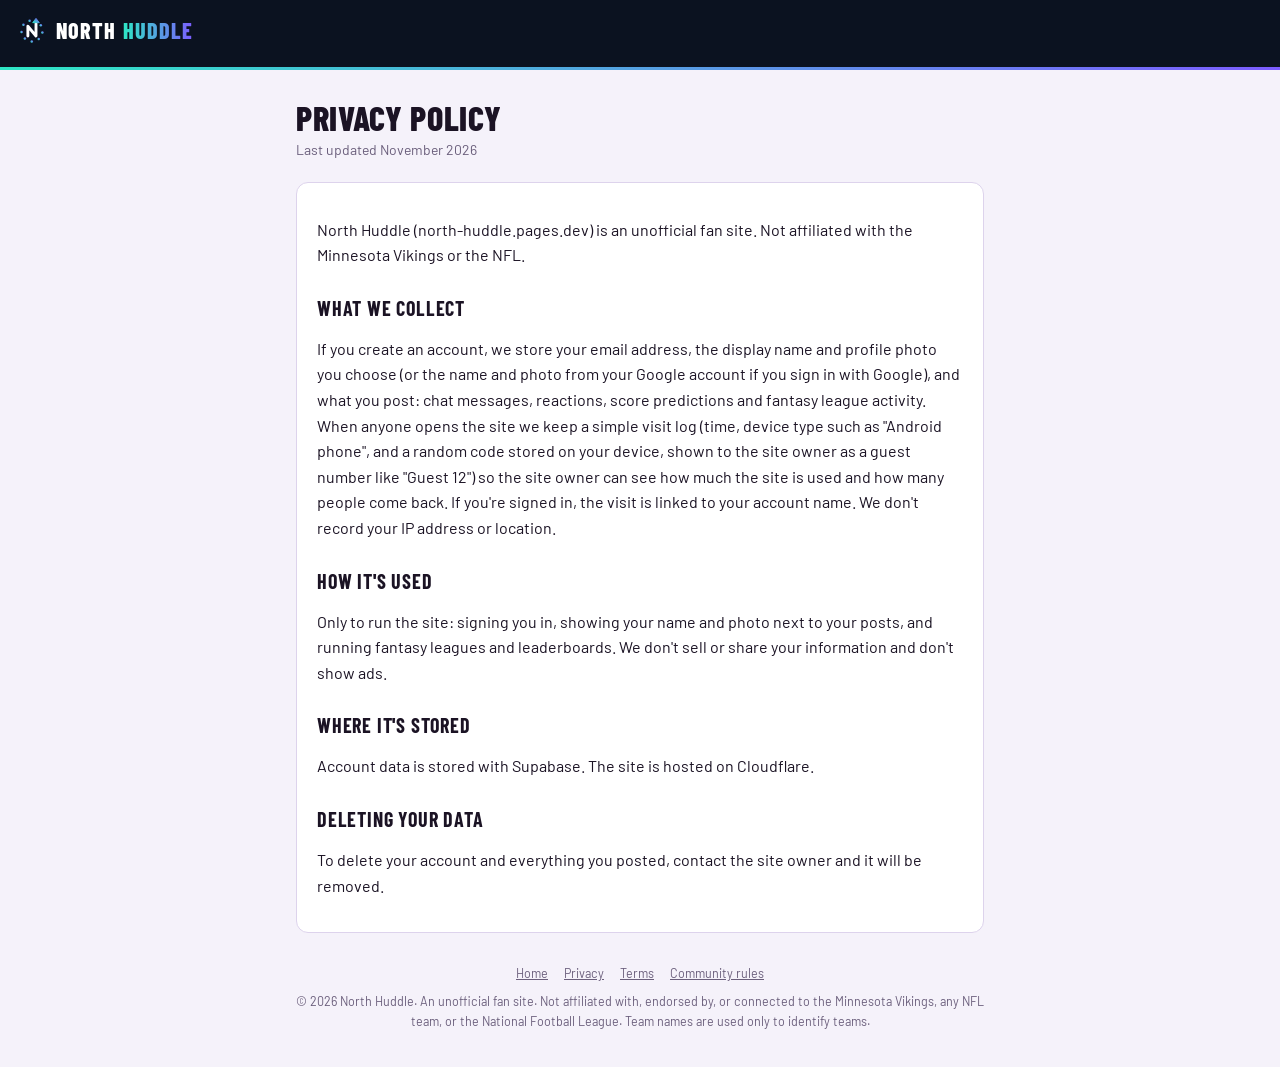
<file: privacy.html>
<!doctype html>
<html lang="en"><head><meta charset="utf-8"><meta name="viewport" content="width=device-width,initial-scale=1">
<title>Privacy · North Huddle</title><meta name="description" content="How North Huddle handles your information.">
<style>
:root{--bg:#F5F2FA;--surface:#fff;--fg:#1B1324;--muted:#6B5F7C;--line:#DDD3EC;--purple:#4F2683;--gold:#FFC62F;--link:#4F2683}
@media (prefers-color-scheme:dark){:root{--bg:#110C18;--surface:#1C1527;--fg:#F1ECF8;--muted:#A99BBE;--line:#352a47;--link:#C9B3F2}}
*{box-sizing:border-box}body{margin:0;background:var(--bg);color:var(--fg);font:16px/1.6 "Barlow",system-ui,-apple-system,"Segoe UI",sans-serif;-webkit-font-smoothing:antialiased}
.top{background:#0B1220;border-bottom:3px solid transparent;border-image:linear-gradient(90deg,#2EE6C5,#7C5CFF) 1;padding:14px 16px}.top a{display:inline-flex;align-items:center;gap:8px;color:#fff;text-decoration:none;font:800 22px/1 "Barlow Condensed","Arial Narrow",sans-serif;letter-spacing:.04em;text-transform:uppercase}
.top a span{background:linear-gradient(90deg,#2EE6C5,#7C5CFF);-webkit-background-clip:text;background-clip:text;color:transparent}.top svg{width:32px;height:32px}
main{max-width:720px;margin:0 auto;padding:24px 16px 8px}
h1{font:800 34px/1.05 "Barlow Condensed","Arial Narrow",sans-serif;letter-spacing:.02em;text-transform:uppercase;margin:6px 0 4px}
.sub{color:var(--muted);margin:0 0 20px;font-size:14px}
h2{font:700 20px/1.2 "Barlow Condensed","Arial Narrow",sans-serif;letter-spacing:.04em;text-transform:uppercase;margin:28px 0 6px}
.card{background:var(--surface);border:1px solid var(--line);border-radius:12px;padding:18px 20px}
a{color:var(--link)}ul{padding-left:20px}li{margin:4px 0}
.btn{display:inline-block;background:linear-gradient(90deg,#2EE6C5,#7C5CFF);color:#0B1220;text-decoration:none;font:700 17px "Barlow Condensed",sans-serif;letter-spacing:.04em;text-transform:uppercase;padding:10px 18px;border-radius:10px;margin-top:8px}
footer{max-width:720px;margin:0 auto;padding:22px 16px 36px;color:var(--muted);font-size:12.5px;text-align:center}
footer nav{display:flex;gap:16px;justify-content:center;flex-wrap:wrap;margin-bottom:8px}footer nav a{color:var(--muted)}
</style>
<link rel="preconnect" href="https://fonts.googleapis.com"><link href="https://fonts.googleapis.com/css2?family=Barlow+Condensed:wght@700;800&family=Barlow:wght@400;600&display=swap" rel="stylesheet">
<link rel="icon" href="/icon.svg" type="image/svg+xml"><meta name="theme-color" content="#0B1220"></head>
<body><header class="top"><a href="/"><svg viewBox="0 0 512 512" aria-hidden="true"><defs><linearGradient id="nhg" x1="0" y1="1" x2="1" y2="0"><stop offset="0" stop-color="#2EE6C5"/><stop offset="1" stop-color="#7C5CFF"/></linearGradient></defs><circle cx="396.9" cy="178.5" r="20" fill="url(#nhg)"/><circle cx="422.2" cy="294.6" r="20" fill="url(#nhg)"/><circle cx="364.3" cy="398.4" r="20" fill="url(#nhg)"/><circle cx="252.2" cy="438.0" r="20" fill="url(#nhg)"/><circle cx="142.0" cy="393.4" r="20" fill="url(#nhg)"/><circle cx="88.9" cy="287.1" r="20" fill="url(#nhg)"/><circle cx="119.4" cy="172.3" r="20" fill="url(#nhg)"/><circle cx="218.2" cy="106.3" r="20" fill="url(#nhg)"/><path d="M190 352V196l130 156V150" fill="none" stroke="#fff" stroke-width="46" stroke-linejoin="round" stroke-linecap="round"/><path d="M320 70l-52 68h104z" fill="url(#nhg)" stroke="url(#nhg)" stroke-width="16" stroke-linejoin="round"/></svg>North <span>Huddle</span></a></header><main><h1>Privacy policy</h1><p class="sub">Last updated November 2026</p><div class="card">
<p>North Huddle (north-huddle.pages.dev) is an unofficial fan site. Not affiliated with the Minnesota Vikings or the NFL.</p>
<h2>What we collect</h2>
<p>If you create an account, we store your email address, the display name and profile photo you choose (or the name and photo from your Google account if you sign in with Google), and what you post: chat messages, reactions, score predictions and fantasy league activity. When anyone opens the site we keep a simple visit log (time, device type such as "Android phone", and a random code stored on your device, shown to the site owner as a guest number like "Guest 12") so the site owner can see how much the site is used and how many people come back. If you're signed in, the visit is linked to your account name. We don't record your IP address or location.</p>
<h2>How it's used</h2>
<p>Only to run the site: signing you in, showing your name and photo next to your posts, and running fantasy leagues and leaderboards. We don't sell or share your information and don't show ads.</p>
<h2>Where it's stored</h2>
<p>Account data is stored with Supabase. The site is hosted on Cloudflare.</p>
<h2>Deleting your data</h2>
<p>To delete your account and everything you posted, contact the site owner and it will be removed.</p>
</div></main><footer><nav><a href="/">Home</a><a href="/privacy.html">Privacy</a><a href="/terms.html">Terms</a><a href="/terms.html#rules">Community rules</a></nav>
© 2026 North Huddle. An unofficial fan site. Not affiliated with, endorsed by, or connected to the Minnesota Vikings, any NFL team, or the National Football League. Team names are used only to identify teams.</footer></body></html>
</file>
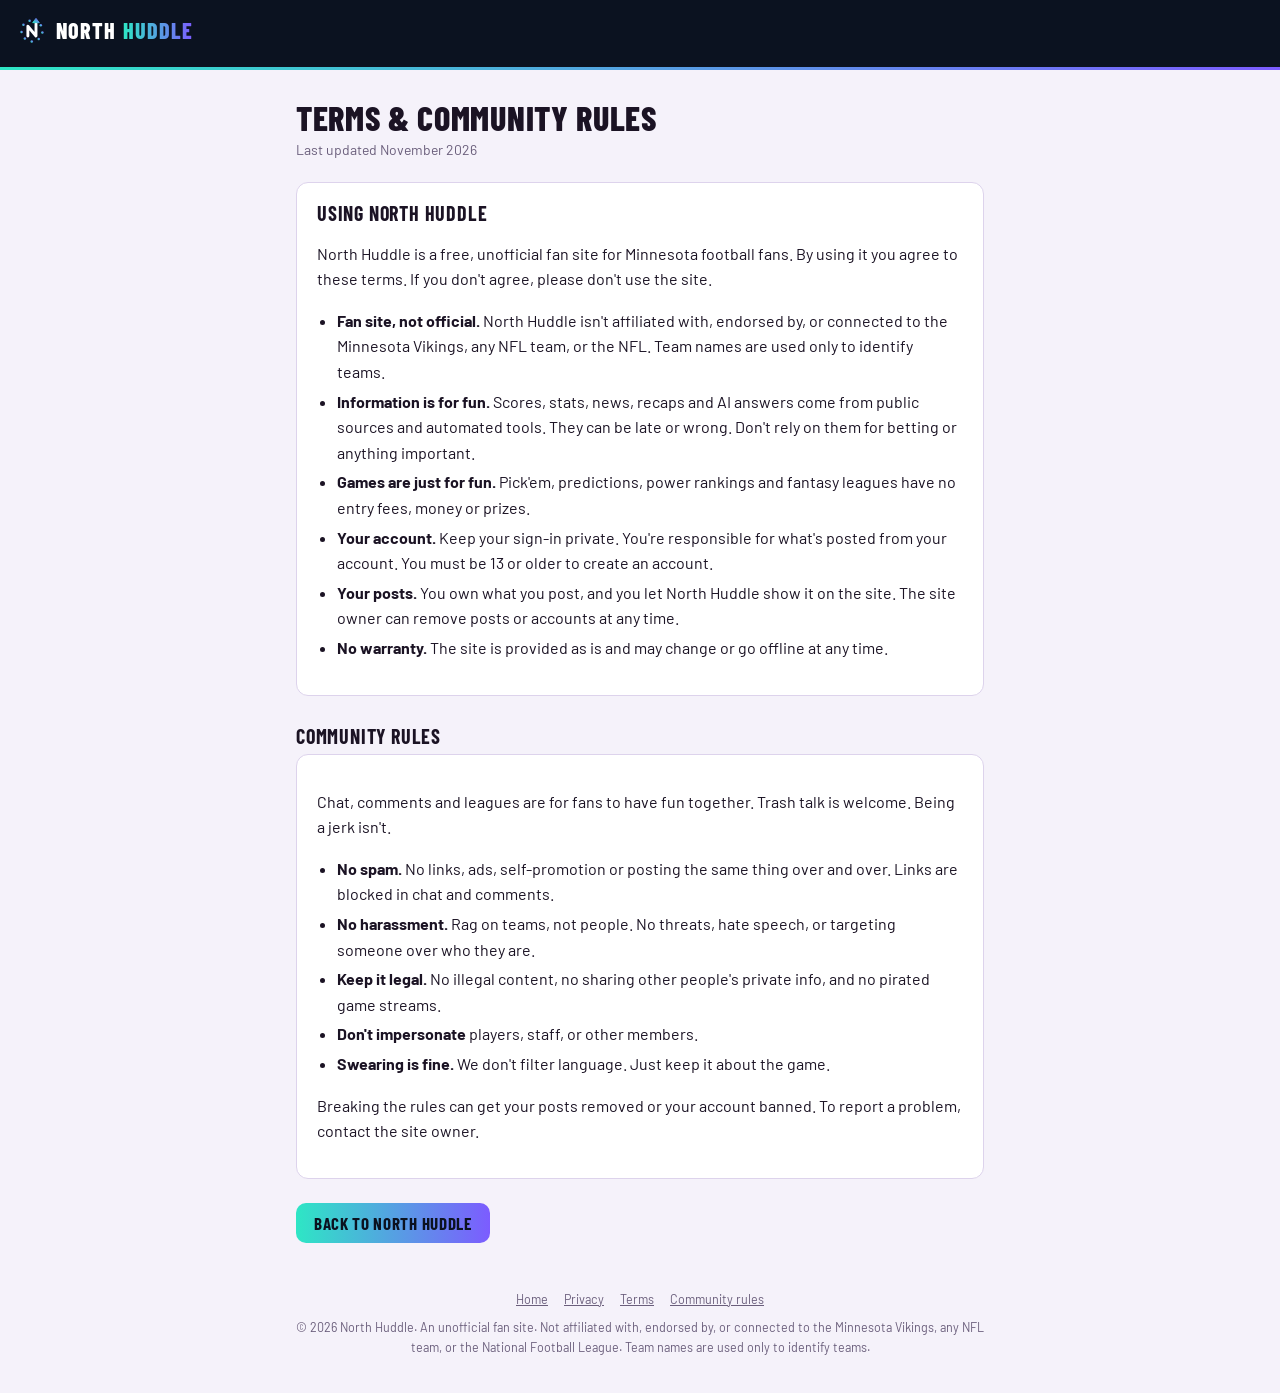
<file: terms.html>
<!doctype html>
<html lang="en"><head><meta charset="utf-8"><meta name="viewport" content="width=device-width,initial-scale=1">
<title>Terms & community rules · North Huddle</title><meta name="description" content="Terms of use and community rules for North Huddle.">
<style>
:root{--bg:#F5F2FA;--surface:#fff;--fg:#1B1324;--muted:#6B5F7C;--line:#DDD3EC;--purple:#4F2683;--gold:#FFC62F;--link:#4F2683}
@media (prefers-color-scheme:dark){:root{--bg:#110C18;--surface:#1C1527;--fg:#F1ECF8;--muted:#A99BBE;--line:#352a47;--link:#C9B3F2}}
*{box-sizing:border-box}body{margin:0;background:var(--bg);color:var(--fg);font:16px/1.6 "Barlow",system-ui,-apple-system,"Segoe UI",sans-serif;-webkit-font-smoothing:antialiased}
.top{background:#0B1220;border-bottom:3px solid transparent;border-image:linear-gradient(90deg,#2EE6C5,#7C5CFF) 1;padding:14px 16px}.top a{display:inline-flex;align-items:center;gap:8px;color:#fff;text-decoration:none;font:800 22px/1 "Barlow Condensed","Arial Narrow",sans-serif;letter-spacing:.04em;text-transform:uppercase}
.top a span{background:linear-gradient(90deg,#2EE6C5,#7C5CFF);-webkit-background-clip:text;background-clip:text;color:transparent}.top svg{width:32px;height:32px}
main{max-width:720px;margin:0 auto;padding:24px 16px 8px}
h1{font:800 34px/1.05 "Barlow Condensed","Arial Narrow",sans-serif;letter-spacing:.02em;text-transform:uppercase;margin:6px 0 4px}
.sub{color:var(--muted);margin:0 0 20px;font-size:14px}
h2{font:700 20px/1.2 "Barlow Condensed","Arial Narrow",sans-serif;letter-spacing:.04em;text-transform:uppercase;margin:28px 0 6px}
.card{background:var(--surface);border:1px solid var(--line);border-radius:12px;padding:18px 20px}
a{color:var(--link)}ul{padding-left:20px}li{margin:4px 0}
.btn{display:inline-block;background:linear-gradient(90deg,#2EE6C5,#7C5CFF);color:#0B1220;text-decoration:none;font:700 17px "Barlow Condensed",sans-serif;letter-spacing:.04em;text-transform:uppercase;padding:10px 18px;border-radius:10px;margin-top:8px}
footer{max-width:720px;margin:0 auto;padding:22px 16px 36px;color:var(--muted);font-size:12.5px;text-align:center}
footer nav{display:flex;gap:16px;justify-content:center;flex-wrap:wrap;margin-bottom:8px}footer nav a{color:var(--muted)}
</style>
<link rel="preconnect" href="https://fonts.googleapis.com"><link href="https://fonts.googleapis.com/css2?family=Barlow+Condensed:wght@700;800&family=Barlow:wght@400;600&display=swap" rel="stylesheet">
<link rel="icon" href="/icon.svg" type="image/svg+xml"><meta name="theme-color" content="#0B1220"></head>
<body><header class="top"><a href="/"><svg viewBox="0 0 512 512" aria-hidden="true"><defs><linearGradient id="nhg" x1="0" y1="1" x2="1" y2="0"><stop offset="0" stop-color="#2EE6C5"/><stop offset="1" stop-color="#7C5CFF"/></linearGradient></defs><circle cx="396.9" cy="178.5" r="20" fill="url(#nhg)"/><circle cx="422.2" cy="294.6" r="20" fill="url(#nhg)"/><circle cx="364.3" cy="398.4" r="20" fill="url(#nhg)"/><circle cx="252.2" cy="438.0" r="20" fill="url(#nhg)"/><circle cx="142.0" cy="393.4" r="20" fill="url(#nhg)"/><circle cx="88.9" cy="287.1" r="20" fill="url(#nhg)"/><circle cx="119.4" cy="172.3" r="20" fill="url(#nhg)"/><circle cx="218.2" cy="106.3" r="20" fill="url(#nhg)"/><path d="M190 352V196l130 156V150" fill="none" stroke="#fff" stroke-width="46" stroke-linejoin="round" stroke-linecap="round"/><path d="M320 70l-52 68h104z" fill="url(#nhg)" stroke="url(#nhg)" stroke-width="16" stroke-linejoin="round"/></svg>North <span>Huddle</span></a></header><main><h1>Terms &amp; community rules</h1><p class="sub">Last updated November 2026</p>
<div class="card">
<h2 style="margin-top:0">Using North Huddle</h2>
<p>North Huddle is a free, unofficial fan site for Minnesota football fans. By using it you agree to these terms. If you don't agree, please don't use the site.</p>
<ul>
<li><b>Fan site, not official.</b> North Huddle isn't affiliated with, endorsed by, or connected to the Minnesota Vikings, any NFL team, or the NFL. Team names are used only to identify teams.</li>
<li><b>Information is for fun.</b> Scores, stats, news, recaps and AI answers come from public sources and automated tools. They can be late or wrong. Don't rely on them for betting or anything important.</li>
<li><b>Games are just for fun.</b> Pick'em, predictions, power rankings and fantasy leagues have no entry fees, money or prizes.</li>
<li><b>Your account.</b> Keep your sign-in private. You're responsible for what's posted from your account. You must be 13 or older to create an account.</li>
<li><b>Your posts.</b> You own what you post, and you let North Huddle show it on the site. The site owner can remove posts or accounts at any time.</li>
<li><b>No warranty.</b> The site is provided as is and may change or go offline at any time.</li>
</ul>
</div>
<h2 id="rules">Community rules</h2>
<div class="card">
<p>Chat, comments and leagues are for fans to have fun together. Trash talk is welcome. Being a jerk isn't.</p>
<ul>
<li><b>No spam.</b> No links, ads, self-promotion or posting the same thing over and over. Links are blocked in chat and comments.</li>
<li><b>No harassment.</b> Rag on teams, not people. No threats, hate speech, or targeting someone over who they are.</li>
<li><b>Keep it legal.</b> No illegal content, no sharing other people's private info, and no pirated game streams.</li>
<li><b>Don't impersonate</b> players, staff, or other members.</li>
<li><b>Swearing is fine.</b> We don't filter language. Just keep it about the game.</li>
</ul>
<p>Breaking the rules can get your posts removed or your account banned. To report a problem, contact the site owner.</p>
</div>
<p><a class="btn" href="/">Back to North Huddle</a></p></main><footer><nav><a href="/">Home</a><a href="/privacy.html">Privacy</a><a href="/terms.html">Terms</a><a href="/terms.html#rules">Community rules</a></nav>
© 2026 North Huddle. An unofficial fan site. Not affiliated with, endorsed by, or connected to the Minnesota Vikings, any NFL team, or the National Football League. Team names are used only to identify teams.</footer></body></html>
</file>
